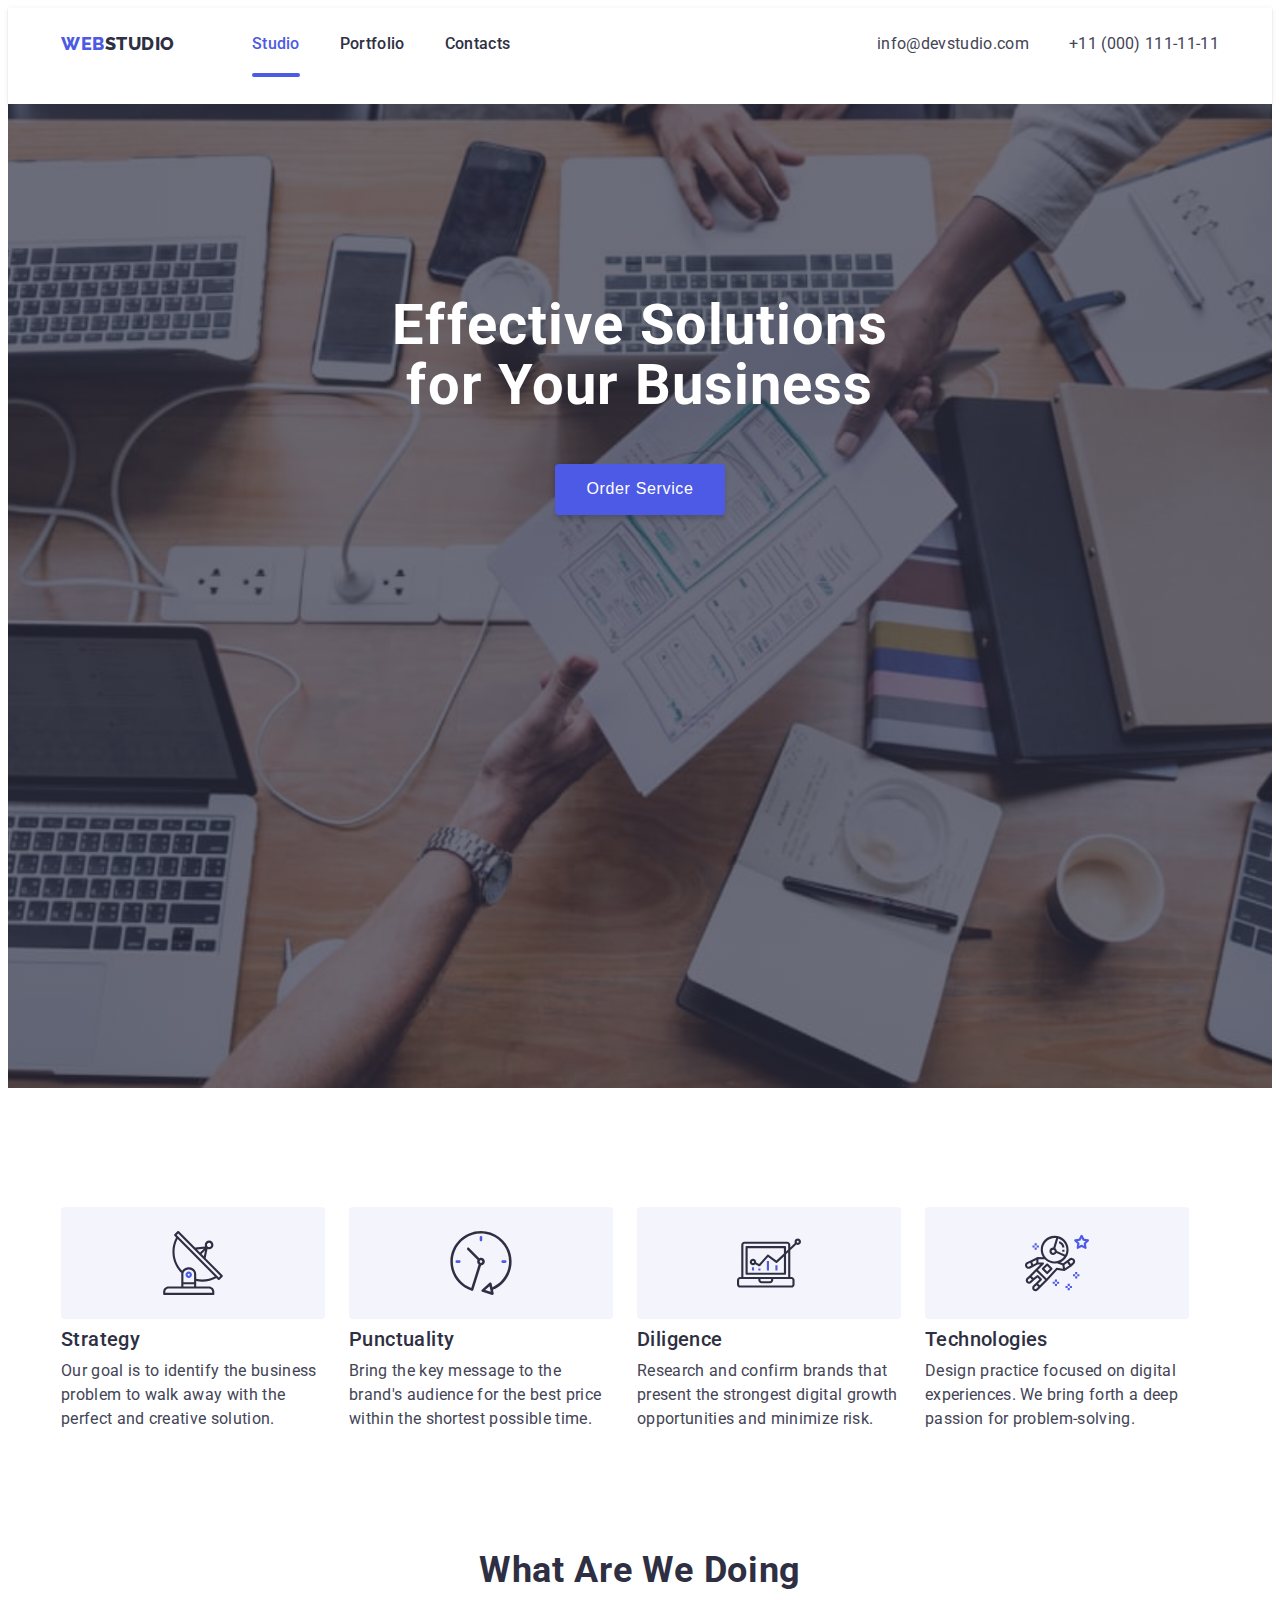
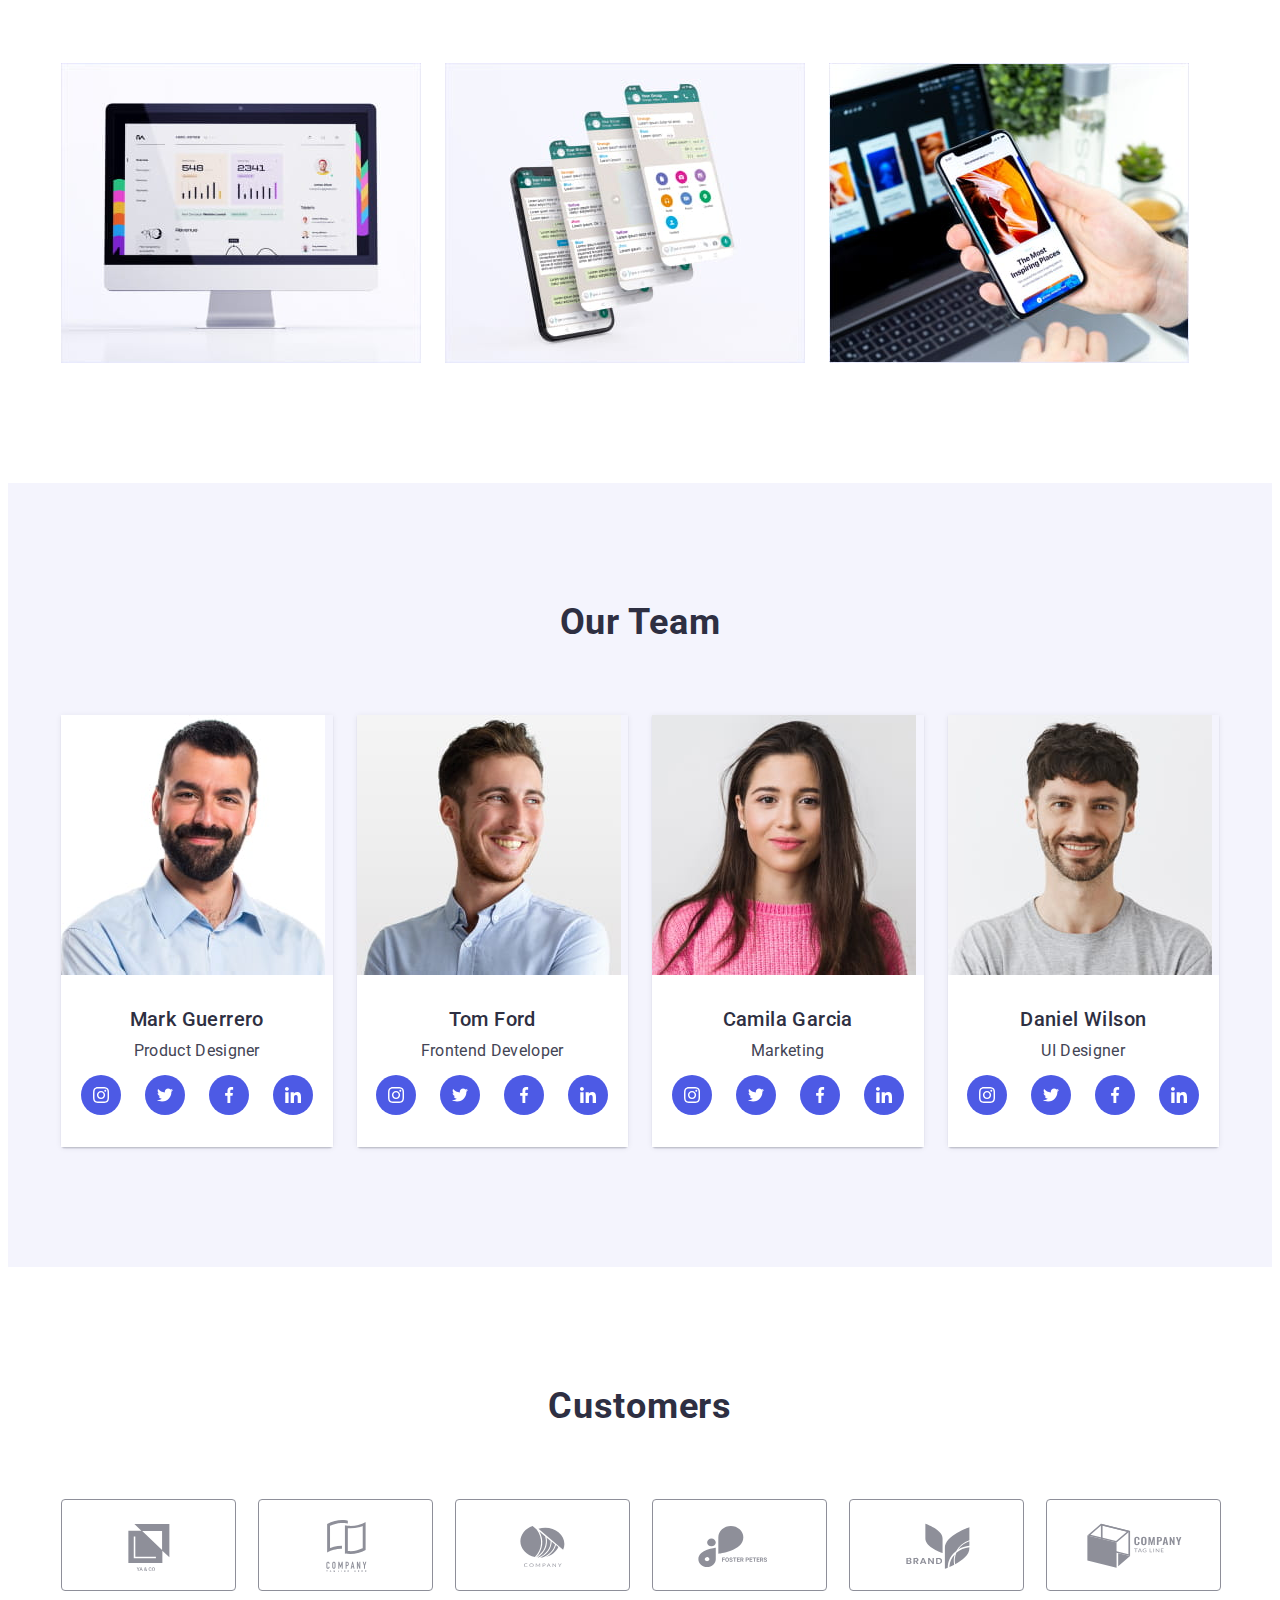
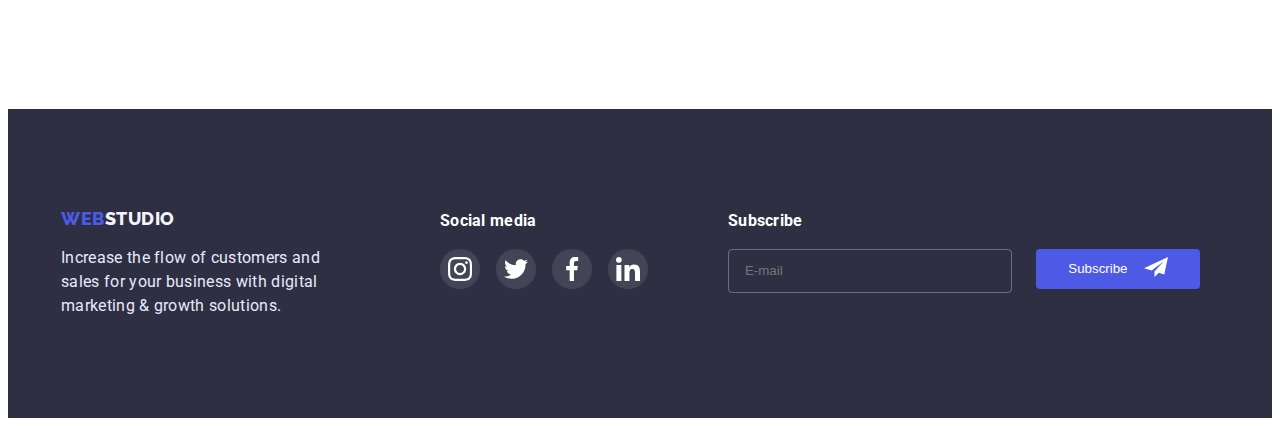
<file: index.html>
<!DOCTYPE html>
<html lang="en">
  <head>
    <meta charset="UTF-8" />
    <meta http-equiv="X-UA-Compatible" content="IE=edge" />
    <meta name="viewport" content="width=device-width, initial-scale=1.0" />
    <title>WebStudio</title>
    <link rel="preconnect" href="https://fonts.googleapis.com" />
    <link rel="preconnect" href="https://fonts.gstatic.com" crossorigin />
    <link
      href="https://fonts.googleapis.com/css2?family=Raleway:wght@800&family=Roboto:wght@400;500;700;900&display=swap"
      rel="stylesheet"
    />
    <link
      rel="stylesheet"
      href="https://cdnjs.cloudflare.com/ajax/libs/modern-normalize/1.1.0/modern-normalize.min.css"
      integrity="sha512-wpPYUAdjBVSE4KJnH1VR1HeZfpl1ub8YT/NKx4PuQ5NmX2tKuGu6U/JRp5y+Y8XG2tV+wKQpNHVUX03MfMFn9Q=="
      crossorigin="anonymous"
      referrerpolicy="no-referrser"
    />
    <link rel="stylesheet" href="./css/style.css" />
  </head>
  <body>
    <header class="top-header">
      <div class="container header-container">
        <nav class="top-navigation">
          <a class="link-logo link" href="./index.html">
            <span class="top-accent">WEB</span>STUDIO
          </a>
          <ul class="top-list list">
            <li class="top-items">
              <a class="top-link link current" href="./index.html"> Studio </a>
            </li>
            <li class="top-items">
              <a class="top-link link" href="./portfolio.html"> Portfolio </a>
            </li>
            <li class="top-items">
              <a class="top-link link" href=""> Contacts</a>
            </li>
          </ul>
        </nav>
        <address class="address">
          <a class="top-mail link" href="mailto:info@devstudio.com">
            info@devstudio.com
          </a>
          <a class="top-phone link" href="tel:+110001111111"
            >+11 (000) 111-11-11</a
          >
        </address>
      </div>
    </header>
    <main>
      <section class="hero">
        <div class="container hero-container">
          <h1 class="hero-title">Effective Solutions for Your Business</h1>
          <button class="hero-btn" data-modal-open type="button">
            Order Service
          </button>
        </div>
      </section>
      <section class="slogan-sec">
        <div class="container">
          <h2 class="slogan">Our principles</h2>
          <ul class="subtitle-slogan list">
            <li class="slogan-item">
              <div class="slogan-item-icon">
                <svg class="slogan-icon" width="64" height="64">
                  <use href="./images/symbol-defs.svg#icon-antenna_str"></use>
                </svg>
              </div>
              <h3 class="title-slogan">Strategy</h3>
              <p class="text-slogan">
                Our goal is to identify the business problem to walk away with
                the perfect and creative solution.
              </p>
            </li>
            <li class="slogan-item">
              <div class="slogan-item-icon">
                <svg class="slogan-icon" width="64" height="64">
                  <use href="./images/symbol-defs.svg#icon-clock_pun"></use>
                </svg>
              </div>
              <h3 class="title-slogan">Punctuality</h3>
              <p class="text-slogan">
                Bring the key message to the brand's audience for the best price
                within the shortest possible time.
              </p>
            </li>
            <li class="slogan-item">
              <div class="slogan-item-icon">
                <svg class="slogan-icon" width="64" height="64">
                  <use href="./images/symbol-defs.svg#icon-diagram_dil"></use>
                </svg>
              </div>
              <h3 class="title-slogan">Diligence</h3>
              <p class="text-slogan">
                Research and confirm brands that present the strongest digital
                growth opportunities and minimize risk.
              </p>
            </li>
            <li class="slogan-item">
              <div class="slogan-item-icon">
                <svg class="slogan-icon" width="64" height="64">
                  <use href="./images/symbol-defs.svg#icon-astronaut_tec"></use>
                </svg>
              </div>
              <h3 class="title-slogan">Technologies</h3>
              <p class="text-slogan">
                Design practice focused on digital experiences. We bring forth a
                deep passion for problem-solving.
              </p>
            </li>
          </ul>
        </div>
      </section>
      <section class="galery">
        <div class="container">
          <h2 class="title-galery">What are we doing</h2>
          <ul class="galery-list list">
            <li class="galery-photo">
              <img
                src="./images/macbook.jpg"
                alt="Macbook"
                width="360"
                height="300"
              />
            </li>
            <li class="galery-photo">
              <img
                src="./images/multipage_iph.jpg"
                alt="Iphone multipage"
                width="360"
                height="300"
              />
            </li>
            <li class="galery-photo">
              <img
                src="./images/iph_in_hd.jpg"
                alt="Iphone in hand"
                width="360"
                height="300"
              />
            </li>
          </ul>
        </div>
      </section>
      <section class="team">
        <div class="container">
          <h2 class="team-subtitle">Our Team</h2>
          <ul class="team-list list">
            <li class="team-item">
              <img
                src="./images/mark.jpg"
                alt="Mark Guerrero"
                width="264"
                height="260"
              />
              <div class="team-content">
                <h3 class="team-name">Mark Guerrero</h3>
                <p class="team-prof">Product Designer</p>
                <ul class="team-soc-list list">
                  <li class="team-soc-item">
                    <a href="" class="team-soc-link link">
                      <svg class="team-soc-icon" width="16" height="16">
                        <use
                          href="./images/symbol-defs.svg#icon-instagram"
                        ></use>
                      </svg>
                    </a>
                  </li>
                  <li class="team-soc-item">
                    <a href="" class="team-soc-link link">
                      <svg class="team-soc-icon" width="16" height="16">
                        <use href="./images/symbol-defs.svg#icon-twitter"></use>
                      </svg>
                    </a>
                  </li>
                  <li class="team-soc-item">
                    <a href="" class="team-soc-link link">
                      <svg class="team-soc-icon" width="16" height="16">
                        <use
                          href="./images/symbol-defs.svg#icon-facebook"
                        ></use>
                      </svg>
                    </a>
                  </li>
                  <li class="team-soc-item">
                    <a href="" class="team-soc-link link">
                      <svg class="team-soc-icon" width="16" height="16">
                        <use
                          href="./images/symbol-defs.svg#icon-linkedin"
                        ></use>
                      </svg>
                    </a>
                  </li>
                </ul>
              </div>
            </li>
            <li class="team-item">
              <img
                src="./images/tom.jpg"
                alt="Tom Ford"
                width="264"
                height="260"
              />
              <div class="team-content">
                <h3 class="team-name">Tom Ford</h3>
                <p class="team-prof">Frontend Developer</p>
                <ul class="team-soc-list list">
                  <li class="team-soc-item">
                    <a href="" class="team-soc-link link">
                      <svg class="team-soc-icon" width="16" height="16">
                        <use
                          href="./images/symbol-defs.svg#icon-instagram"
                        ></use>
                      </svg>
                    </a>
                  </li>
                  <li class="team-soc-item">
                    <a href="" class="team-soc-link link">
                      <svg class="team-soc-icon" width="16" height="16">
                        <use href="./images/symbol-defs.svg#icon-twitter"></use>
                      </svg>
                    </a>
                  </li>
                  <li class="team-soc-item">
                    <a href="" class="team-soc-link link">
                      <svg class="team-soc-icon" width="16" height="16">
                        <use
                          href="./images/symbol-defs.svg#icon-facebook"
                        ></use>
                      </svg>
                    </a>
                  </li>
                  <li class="team-soc-item">
                    <a href="" class="team-soc-link link">
                      <svg class="team-soc-icon" width="16" height="16">
                        <use
                          href="./images/symbol-defs.svg#icon-linkedin"
                        ></use>
                      </svg>
                    </a>
                  </li>
                </ul>
              </div>
            </li>
            <li class="team-item">
              <img
                src="./images/camila.jpg"
                alt="Camila Garcia"
                width="264"
                height="260"
              />
              <div class="team-content">
                <h3 class="team-name">Camila Garcia</h3>
                <p class="team-prof">Marketing</p>
                <ul class="team-soc-list list">
                  <li class="team-soc-item">
                    <a href="" class="team-soc-link link">
                      <svg class="team-soc-icon" width="16" height="16">
                        <use
                          href="./images/symbol-defs.svg#icon-instagram"
                        ></use>
                      </svg>
                    </a>
                  </li>
                  <li class="team-soc-item">
                    <a href="" class="team-soc-link link">
                      <svg class="team-soc-icon" width="16" height="16">
                        <use href="./images/symbol-defs.svg#icon-twitter"></use>
                      </svg>
                    </a>
                  </li>
                  <li class="team-soc-item">
                    <a href="" class="team-soc-link link">
                      <svg class="team-soc-icon" width="16" height="16">
                        <use
                          href="./images/symbol-defs.svg#icon-facebook"
                        ></use>
                      </svg>
                    </a>
                  </li>
                  <li class="team-soc-item">
                    <a href="" class="team-soc-link link">
                      <svg class="team-soc-icon" width="16" height="16">
                        <use
                          href="./images/symbol-defs.svg#icon-linkedin"
                        ></use>
                      </svg>
                    </a>
                  </li>
                </ul>
              </div>
            </li>
            <li class="team-item">
              <img
                src="./images/daniel.jpg"
                alt="Daniel Wilson"
                width="264"
                height="260"
              />
              <div class="team-content">
                <h3 class="team-name">Daniel Wilson</h3>
                <p class="team-prof">UI Designer</p>
                <ul class="team-soc-list list">
                  <li class="team-soc-item">
                    <a href="" class="team-soc-link link">
                      <svg class="team-soc-icon" width="16" height="16">
                        <use
                          href="./images/symbol-defs.svg#icon-instagram"
                        ></use>
                      </svg>
                    </a>
                  </li>
                  <li class="team-soc-item">
                    <a href="" class="team-soc-link link">
                      <svg class="team-soc-icon" width="16" height="16">
                        <use href="./images/symbol-defs.svg#icon-twitter"></use>
                      </svg>
                    </a>
                  </li>
                  <li class="team-soc-item">
                    <a href="" class="team-soc-link link">
                      <svg class="team-soc-icon" width="16" height="16">
                        <use
                          href="./images/symbol-defs.svg#icon-facebook"
                        ></use>
                      </svg>
                    </a>
                  </li>
                  <li class="team-soc-item">
                    <a href="" class="team-soc-link link">
                      <svg class="team-soc-icon" width="16" height="16">
                        <use
                          href="./images/symbol-defs.svg#icon-linkedin"
                        ></use>
                      </svg>
                    </a>
                  </li>
                </ul>
              </div>
            </li>
          </ul>
        </div>
      </section>
      <section class="customers">
        <div class="container">
          <h2 class="customers-subtitle">Customers</h2>
          <ul class="customers-list list">
            <li class="customers-item item">
              <a href="" class="customers-link link"
                ><svg class="customers-icon" width="104" height="56">
                  <use href="./images/symbol-defs.svg#icon-company_one"></use>
                </svg>
              </a>
            </li>
            <li class="customers-item item">
              <a href="" class="customers-link link"
                ><svg class="customers-icon" width="104" height="56">
                  <use href="./images/symbol-defs.svg#icon-company_two"></use>
                </svg>
              </a>
            </li>
            <li class="customers-item item">
              <a href="" class="customers-link link"
                ><svg class="customers-icon" width="104" height="56">
                  <use href="./images/symbol-defs.svg#icon-company_three"></use>
                </svg>
              </a>
            </li>
            <li class="customers-item item">
              <a href="" class="customers-link link"
                ><svg class="customers-icon" width="104" height="56">
                  <use href="./images/symbol-defs.svg#icon-company_four"></use>
                </svg>
              </a>
            </li>
            <li class="customers-item item">
              <a href="" class="customers-link link"
                ><svg class="customers-icon" width="104" height="56">
                  <use href="./images/symbol-defs.svg#icon-company_five"></use>
                </svg>
              </a>
            </li>
            <li class="customers-item item">
              <a href="" class="customers-link link"
                ><svg class="customers-icon" width="104" height="56">
                  <use href="./images/symbol-defs.svg#icon-company_six"></use>
                </svg>
              </a>
            </li>
          </ul>
        </div>
      </section>
    </main>
    <footer class="footer">
      <div class="container footer-item">
        <div class="footer-studio footer-all">
          <a class="footer-logo link" href="./index.html">
            <span class="footer-accent">Web</span>Studio</a
          >
          <p class="text-footer">
            Increase the flow of customers and <br />
            sales for your business with digital <br />
            marketing & growth solutions.
          </p>
        </div>
        <div class="footer-soc-container">
          <h3 class="subtitle-soc">Social media</h3>
          <ul class="footer-soc-list list">
            <li class="footer-soc-item">
              <a href="" class="footer-soc-link link">
                <svg class="footer-soc-icon" width="24" height="24">
                  <use href="./images/symbol-defs.svg#icon-instagram"></use>
                </svg>
              </a>
            </li>
            <li class="footer-soc-item">
              <a href="" class="footer-soc-link link">
                <svg class="footer-soc-icon" width="24" height="24">
                  <use href="./images/symbol-defs.svg#icon-twitter"></use>
                </svg>
              </a>
            </li>
            <li class="footer-soc-item">
              <a href="" class="footer-soc-link link">
                <svg class="footer-soc-icon" width="24" height="24">
                  <use href="./images/symbol-defs.svg#icon-facebook"></use>
                </svg>
              </a>
            </li>
            <li class="footer-soc-item">
              <a href="" class="footer-soc-link link">
                <svg class="footer-soc-icon" width="24" height="24">
                  <use href="./images/symbol-defs.svg#icon-linkedin"></use>
                </svg>
              </a>
            </li>
          </ul>
        </div>
        <div class="subscribe-item">
          <p class="text-subscribe">Subscribe</p>
          <form class="subscribe-form">
            <input
              type="email"
              name=""
              class="subscribe-input"
              placeholder="E-mail"
            />
            <button type="submit" class="subscribe-btn">
              Subscribe
              <span>
                <svg class="subscribe-icon" width="24" height="24">
                  <use href="./images/symbol-defs.svg#icon-subscribe"></use>
                </svg>
              </span>
            </button>
          </form>
        </div>
      </div>
    </footer>
    <div class="backdrop is-hidden" data-modal>
      <div class="modal">
        <button class="modal-close" data-modal-close type="button">
          <svg class="icon-close" width="8" height="8">
            <use href="./images/symbol-defs.svg#icon-close"></use>
          </svg>
        </button>
        <p class="modal-title">Leave your contacts and we will call you back</p>
        <form class="modal-form">
          <div class="modal-field">
            <label for="user-name" class="modal-input-text"
              >Name<span class="red">*</span></label
            >
            <div class="input-wrap">
              <input
                type="text"
                name="user-name"
                class="modal-input"
                title="You name"
                id="user-name"
                placeholder="Vladyslav bla bla bla"
                minlength="3"
                required
              />
              <svg class="modal-input-icon" width="18" height="18">
                <use href="./images/symbol-defs.svg#icon-persona"></use>
              </svg>
            </div>
          </div>
          <div class="modal-field">
            <label for="user-tel" class="modal-input-text"
              >Phone<span class="red">*</span></label
            >
            <div class="input-wrap">
              <input
                type="tel"
                name="user-tel"
                title="You phone"
                id="user-tel"
                class="modal-input"
                placeholder="0980000000 alo aaalo"
                required
              />
              <svg class="modal-input-icon" width="18" height="24">
                <use href="./images/symbol-defs.svg#icon-telephone"></use>
              </svg>
            </div>
          </div>
          <div class="modal-field">
            <label for="user-email" class="modal-input-text">Email</label>
            <div class="input-wrap">
              <input
                type="email"
                name="user-email"
                title="You mail"
                id="user-email"
                class="modal-input"
                placeholder="mail@post.ua hik hik"
              />
              <svg class="modal-input-icon" width="18" height="24">
                <use href="./images/symbol-defs.svg#icon-mail"></use>
              </svg>
            </div>
          </div>
          <div class="modal-field">
            <label for="user-text" class="modal-input-text">Comment</label>
            <textarea
              name="user-tex"
              id="user-tex"
              class="modal-comment"
              placeholder="Text input"
            ></textarea>
          </div>
          <div class="modal-field">
            <input
              type="checkbox"
              name="policy"
              id="policy"
              value="true"
              class="modal-check slogan"
              required
            />
            <label for="policy" class="check-text">
              <span>
                <svg class="check-icon" width="10" height="8">
                  <use href="./images/symbol-defs.svg#icon-check"></use>
                </svg>
              </span>
              I accept the terms and conditions of the
              <a class="check-link link" href="">Privacy Policy</a>
            </label>
          </div>
          <button class="button-submit" type="submit">Send</button>
        </form>
      </div>
    </div>
    <script src="./js/modal.js"></script>
  </body>
</html>
</file>
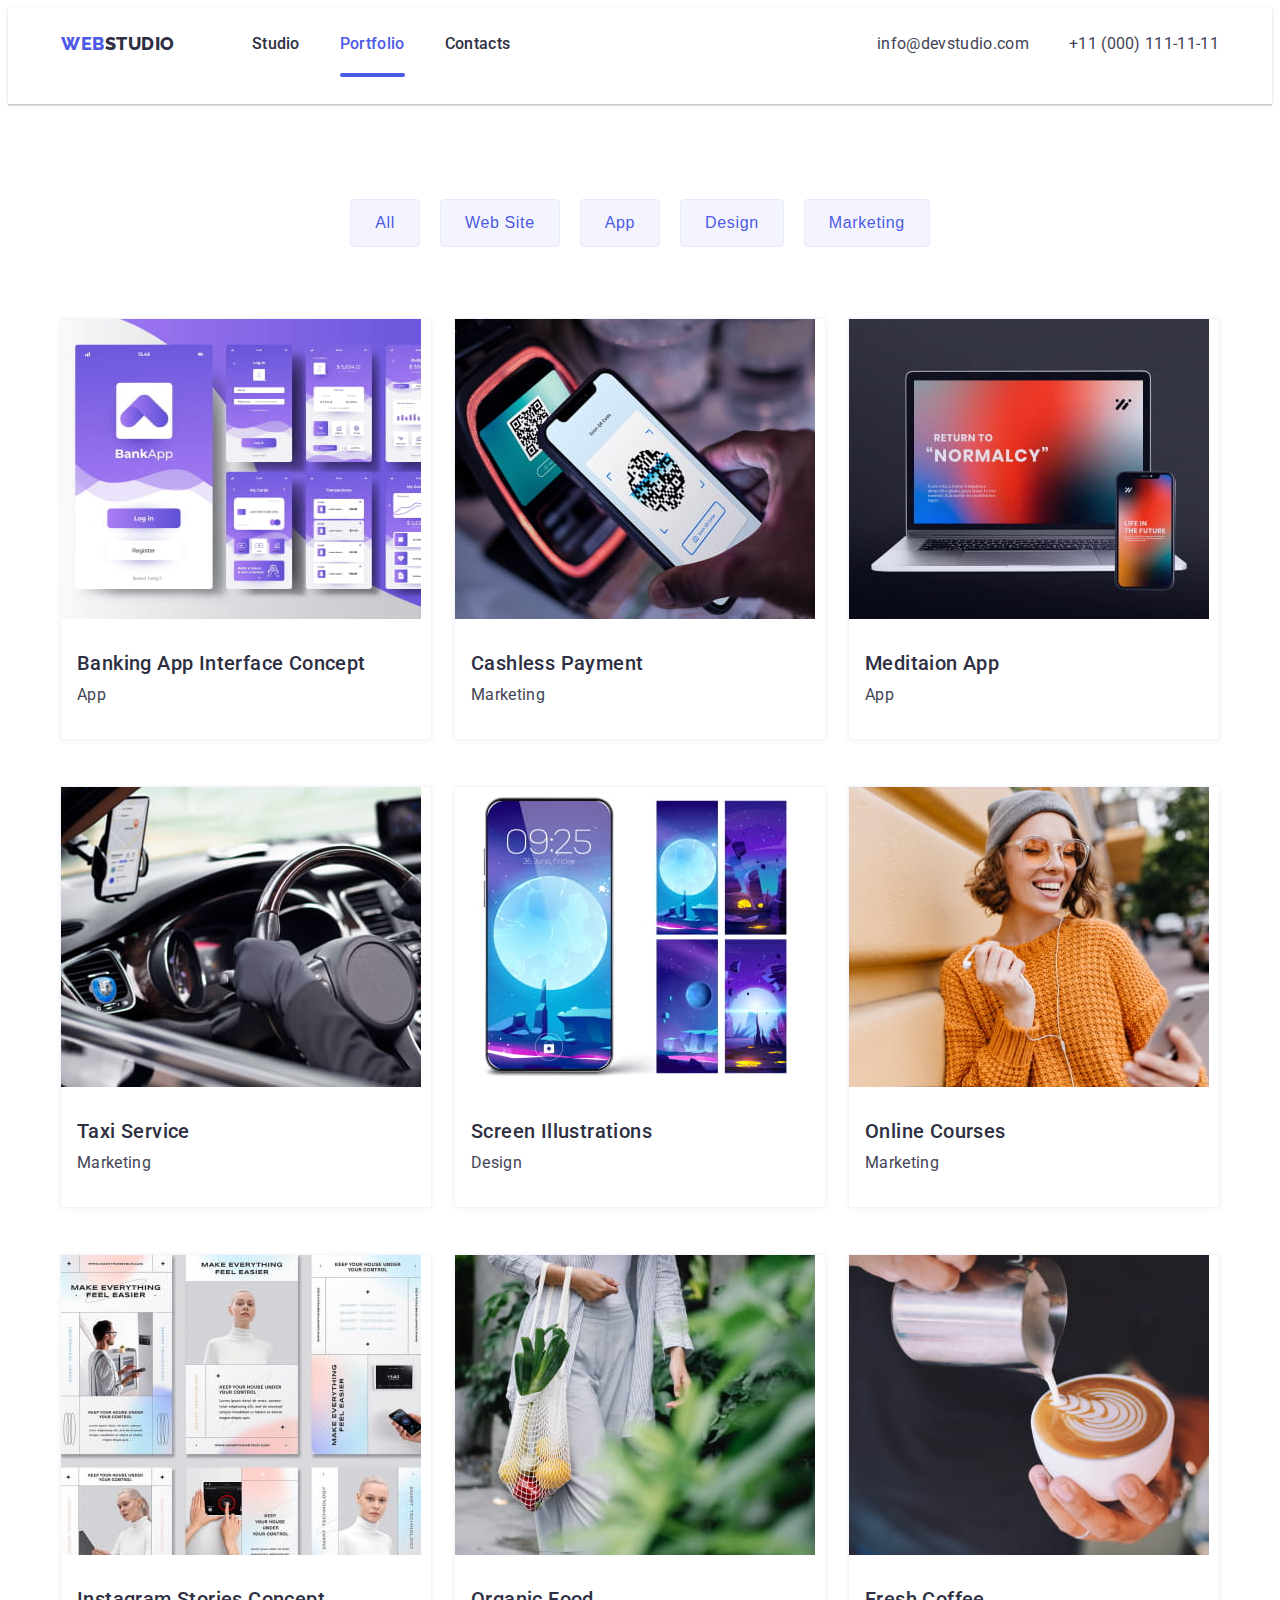
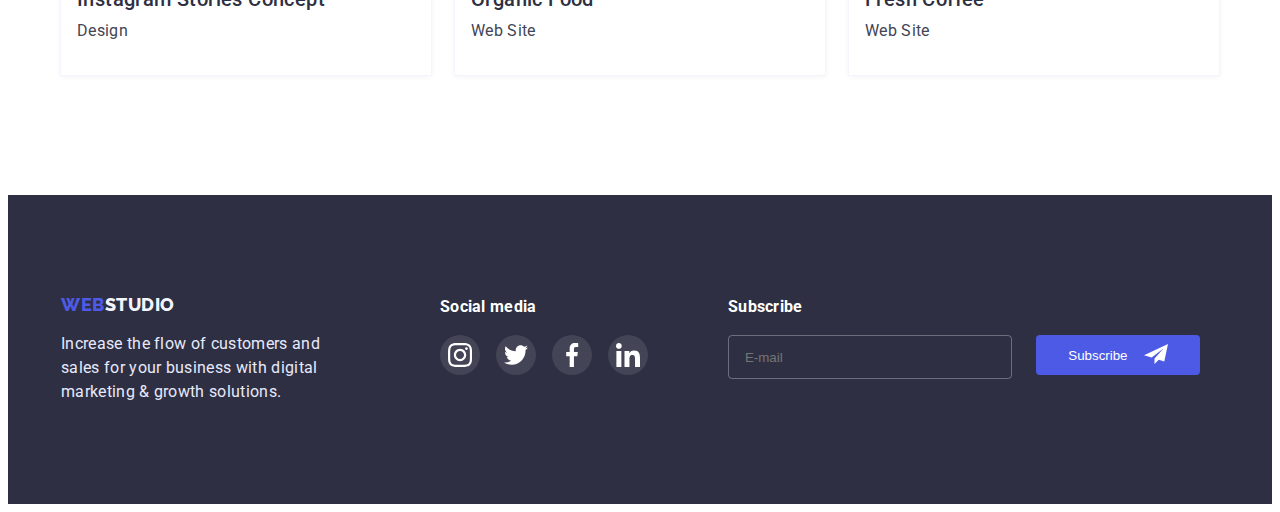
<file: portfolio.html>
<!DOCTYPE html>
<html lang="en">
  <head>
    <meta charset="UTF-8" />
    <meta http-equiv="X-UA-Compatible" content="IE=edge" />
    <meta name="viewport" content="width=device-width, initial-scale=1.0" />
    <title>Portfolio</title>
    <link rel="preconnect" href="https://fonts.googleapis.com" />
    <link rel="preconnect" href="https://fonts.gstatic.com" crossorigin />
    <link
      href="https://fonts.googleapis.com/css2?family=Raleway:wght@800&family=Roboto:wght@400;500;700;900&display=swap"
      rel="stylesheet"
    />
    <link
      rel="stylesheet"
      href="https://cdnjs.cloudflare.com/ajax/libs/modern-normalize/1.1.0/modern-normalize.min.css"
      integrity="sha512-wpPYUAdjBVSE4KJnH1VR1HeZfpl1ub8YT/NKx4PuQ5NmX2tKuGu6U/JRp5y+Y8XG2tV+wKQpNHVUX03MfMFn9Q=="
      crossorigin="anonymous"
      referrerpolicy="no-referrer"
    />
    <link rel="stylesheet" href="./css/style.css" />
  </head>
  <body>
    <header class="top-header">
      <div class="container header-container">
        <nav class="top-navigation">
          <a class="link-logo link" href="./index.html">
            <span class="top-accent">WEB</span>STUDIO
          </a>
          <ul class="top-list list">
            <li class="top-items">
              <a class="top-link link" href="./index.html"> Studio </a>
            </li>
            <li class="top-items">
              <a class="top-link link current" href="./portfolio.html">
                Portfolio
              </a>
            </li>
            <li class="top-items">
              <a class="top-link link" href=""> Contacts</a>
            </li>
          </ul>
        </nav>
        <address class="address">
          <a class="top-mail link" href="mailto:info@devstudio.com">
            info@devstudio.com
          </a>
          <a class="top-phone link" href="tel:+110001111111"
            >+11 (000) 111-11-11</a
          >
        </address>
      </div>
    </header>
    <main>
      <section class="nav-button">
        <div class="container">
          <h2 class="btn-filtr">Filtr</h2>
          <ul class="button-list list">
            <li class="nav-item">
              <button class="button-item" type="button">All</button>
            </li>
            <li class="nav-item">
              <button class="button-item" type="button">Web Site</button>
            </li>
            <li class="nav-item">
              <button class="button-item" type="button">App</button>
            </li>
            <li class="nav-item">
              <button class="button-item" type="button">Design</button>
            </li>
            <li class="nav-item">
              <button class="button-item" type="button">Marketing</button>
            </li>
          </ul>
          <ul class="portfolio-list list">
            <li class="portfolio-item">
              <a class="portfolio-focus link" href="">
                <div class="portfolio-text-box">
                  <img
                    src="./images/app_bank.jpg"
                    alt="App mobile Banking"
                    width="360"
                    height="300"
                  />
                  <p class="portfolio-text">
                    14 Stylish and User-Friendly App Design Concepts · Task
                    Manager App · Calorie Tracker App · Exotic Fruit Ecommerce
                    App · Cloud Storage App
                  </p>
                </div>
                <div class="portfolio-content">
                  <h3 class="subtitle-portfolio">
                    Banking App Interface Concept
                  </h3>
                  <p class="suptitle-portfolio">App</p>
                </div>
              </a>
            </li>
            <li class="portfolio-item">
              <a class="portfolio-focus link" href="">
                <div class="portfolio-text-box">
                  <img
                    src="./images/iph_read.jpg"
                    alt="Paymant Iphone"
                    width="360"
                    height="300"
                  />
                  <p class="portfolio-text">
                    14 Stylish and User-Friendly App Design Concepts · Task
                    Manager App · Calorie Tracker App · Exotic Fruit Ecommerce
                    App · Cloud Storage App
                  </p>
                </div>
                <div class="portfolio-content">
                  <h3 class="subtitle-portfolio">Cashless Payment</h3>
                  <p class="suptitle-portfolio">Marketing</p>
                </div>
              </a>
            </li>
            <li class="portfolio-item">
              <a class="portfolio-focus link" href="">
                <div class="portfolio-text-box">
                  <img
                    src="./images/mac_iph_app.jpg"
                    alt="Macbook and Iphone"
                    width="360"
                    height="300"
                  />
                  <p class="portfolio-text">
                    14 Stylish and User-Friendly App Design Concepts · Task
                    Manager App · Calorie Tracker App · Exotic Fruit Ecommerce
                    App · Cloud Storage App
                  </p>
                </div>
                <div class="portfolio-content">
                  <h3 class="subtitle-portfolio">Meditaion App</h3>
                  <p class="suptitle-portfolio">App</p>
                </div>
              </a>
            </li>
            <li class="portfolio-item">
              <a class="portfolio-focus link" href="">
                <div class="portfolio-text-box">
                  <img
                    src="./images/taxi_service.jpg"
                    alt="Iphone in taxi"
                    width="360"
                    height="300"
                  />
                  <p class="portfolio-text">
                    14 Stylish and User-Friendly App Design Concepts · Task
                    Manager App · Calorie Tracker App · Exotic Fruit Ecommerce
                    App · Cloud Storage App
                  </p>
                </div>
                <div class="portfolio-content">
                  <h3 class="subtitle-portfolio">Taxi Service</h3>
                  <p class="suptitle-portfolio">Marketing</p>
                </div>
              </a>
            </li>
            <li class="portfolio-item">
              <a class="portfolio-focus link" href="">
                <div class="portfolio-text-box">
                  <img
                    src="./images/screen_ill.jpg"
                    alt="Screen walphares"
                    width="360"
                    height="300"
                  />
                  <p class="portfolio-text">
                    14 Stylish and User-Friendly App Design Concepts · Task
                    Manager App · Calorie Tracker App · Exotic Fruit Ecommerce
                    App · Cloud Storage App
                  </p>
                </div>
                <div class="portfolio-content">
                  <h3 class="subtitle-portfolio">Screen Illustrations</h3>
                  <p class="suptitle-portfolio">Design</p>
                </div>
              </a>
            </li>
            <li class="portfolio-item">
              <a class="portfolio-focus link" href="">
                <div class="portfolio-text-box">
                  <img
                    src="./images/online_course.jpg"
                    alt="Girl whatch phone"
                    width="360"
                    height="300"
                  />
                  <p class="portfolio-text">
                    14 Stylish and User-Friendly App Design Concepts · Task
                    Manager App · Calorie Tracker App · Exotic Fruit Ecommerce
                    App · Cloud Storage App
                  </p>
                </div>
                <div class="portfolio-content">
                  <h3 class="subtitle-portfolio">Online Courses</h3>
                  <p class="suptitle-portfolio">Marketing</p>
                </div>
              </a>
            </li>
            <li class="portfolio-item">
              <a class="portfolio-focus link" href="">
                <div class="portfolio-text-box">
                  <img
                    src="./images/inst_storise.jpg"
                    alt="Instagram stories"
                    width="360"
                    height="300"
                  />
                  <p class="portfolio-text">
                    14 Stylish and User-Friendly App Design Concepts · Task
                    Manager App · Calorie Tracker App · Exotic Fruit Ecommerce
                    App · Cloud Storage App
                  </p>
                </div>
                <div class="portfolio-content">
                  <h3 class="subtitle-portfolio">Instagram Stories Concept</h3>
                  <p class="suptitle-portfolio">Design</p>
                </div>
              </a>
            </li>
            <li class="portfolio-item">
              <a class="portfolio-focus link" href="">
                <div class="portfolio-text-box">
                  <img
                    src="./images/org_food.jpg"
                    alt="Fresh food"
                    width="360"
                    height="300"
                  />
                  <p class="portfolio-text">
                    14 Stylish and User-Friendly App Design Concepts · Task
                    Manager App · Calorie Tracker App · Exotic Fruit Ecommerce
                    App · Cloud Storage App
                  </p>
                </div>
                <div class="portfolio-content">
                  <h3 class="subtitle-portfolio">Organic Food</h3>
                  <p class="suptitle-portfolio">Web Site</p>
                </div>
              </a>
            </li>
            <li class="portfolio-item">
              <a class="portfolio-focus link" href="">
                <div class="portfolio-text-box">
                  <img
                    src="./images/coffee_site.jpg"
                    alt="Coffee"
                    width="360"
                    height="300"
                  />
                  <p class="portfolio-text">
                    14 Stylish and User-Friendly App Design Concepts · Task
                    Manager App · Calorie Tracker App · Exotic Fruit Ecommerce
                    App · Cloud Storage App
                  </p>
                </div>
                <div class="portfolio-content">
                  <h3 class="subtitle-portfolio">Fresh Coffee</h3>
                  <p class="suptitle-portfolio">Web Site</p>
                </div>
              </a>
            </li>
          </ul>
        </div>
      </section>
    </main>
    <footer class="footer">
      <div class="container footer-item">
        <div class="footer-studio footer-all">
          <a class="footer-logo link" href="./index.html">
            <span class="footer-accent">Web</span>Studio</a
          >
          <p class="text-footer">
            Increase the flow of customers and <br />
            sales for your business with digital <br />
            marketing & growth solutions.
          </p>
        </div>
        <div class="footer-soc-container">
          <h3 class="subtitle-soc">Social media</h3>
          <ul class="footer-soc-list list">
            <li class="footer-soc-item">
              <a href="" class="footer-soc-link link">
                <svg class="footer-soc-icon" width="24" height="24">
                  <use href="./images/symbol-defs.svg#icon-instagram"></use>
                </svg>
              </a>
            </li>
            <li class="footer-soc-item">
              <a href="" class="footer-soc-link link">
                <svg class="footer-soc-icon" width="24" height="24">
                  <use href="./images/symbol-defs.svg#icon-twitter"></use>
                </svg>
              </a>
            </li>
            <li class="footer-soc-item">
              <a href="" class="footer-soc-link link">
                <svg class="footer-soc-icon" width="24" height="24">
                  <use href="./images/symbol-defs.svg#icon-facebook"></use>
                </svg>
              </a>
            </li>
            <li class="footer-soc-item">
              <a href="" class="footer-soc-link link">
                <svg class="footer-soc-icon" width="24" height="24">
                  <use href="./images/symbol-defs.svg#icon-linkedin"></use>
                </svg>
              </a>
            </li>
          </ul>
        </div>
        <div class="subscribe-item">
          <p class="text-subscribe">Subscribe</p>
          <form class="subscribe-form">
            <input
              type="email"
              name=""
              class="subscribe-input"
              placeholder="E-mail"
            />
            <button type="submit" class="subscribe-btn">
              Subscribe
              <span>
                <svg class="subscribe-icon" width="24" height="24">
                  <use href="./images/symbol-defs.svg#icon-subscribe"></use>
                </svg>
              </span>
            </button>
          </form>
        </div>
      </div>
    </foote24
  </body>
</html>
</file>
<file: css/style.css>
:root {
  --desk-color: #2e2f42;
  --text-color: #434455;
  --button-color: #4d5ae5;
  --gra-hero: linear-gradient(rgba(46, 47, 66, 0.7), rgba(46, 47, 66, 0.7));
}
h1,
h2,
h3,
h4,
h5,
h6,
p {
  margin: 0px;
}
ul {
  margin: 0;
  padding-left: 0;
}
body {
  font-family: 'roboto', sans-serif;
  color: var(--text-color);
}
.list {
  list-style: none;
}
.link {
  text-decoration: none;
}
.container {
  width: 1158px;
  padding-left: 15px;
  padding-right: 15px;
  margin-left: auto;
  margin-right: auto;
}
img {
  display: block;
}
/* -------------------------HEADER---------------------- */
.top-header {
  height: 72px;
  box-shadow: 0px 2px 1px rgba(46, 47, 66, 0.08), 0px 1px 1px #2e2f4229,
    0px 1px 6px rgba(46, 47, 66, 0.08);
  padding-top: 24px;
}

.top-navigation {
  display: flex;
}

.header-container {
  display: flex;
}

.link-logo {
  font-family: 'Raleway';
  font-weight: 800;
  font-size: 18px;
  line-height: 1.33;
  letter-spacing: 0.03em;
  text-transform: uppercase;
  color: var(--desk-color);
  margin-right: 77px;
}

.top-accent {
  color: var(--button-color);
}

.top-list {
  display: flex;
  gap: 40px;
}

.top-link {
  font-weight: 500;
  font-size: 16px;
  line-height: 1.5;
  letter-spacing: 0.02em;
  color: var(--desk-color);
  transition: color 250ms linear;
}

.top-link:hover,
.top-link:focus {
  color: var(--button-color);
}

.top-mail {
  font-size: 16px;
  line-height: 1.5;
  letter-spacing: 0.02em;
  color: var(--text-color);
  transition: color 250ms linear;
}

.top-phone {
  font-size: 16px;
  line-height: 1.5;
  letter-spacing: 0.02em;
  color: var(--text-color);
  transition: color 250ms linear;
}

.address {
  font-style: normal;
  display: flex;
  margin-left: auto;
  gap: 40px;
}

.top-phone:is(:hover, :focus),
.top-mail:is(:hover, :focus) {
  color: var(--button-color);
}

.current {
  color: var(--button-color);
  position: relative;
}

.current::after {
  content: '';
  position: absolute;
  left: 0;
  bottom: -24px;
  width: 100%;
  height: 4px;
  border-radius: 2px;
  background-color: var(--button-color);
}

/* ------------HERO--------------------- */

.hero-title {
  max-width: 500px;
  font-weight: 700;
  font-size: 56px;
  line-height: 1.07;
  letter-spacing: 0.02em;
  color: #ffffff;
  margin: 0 auto;
}

.hero {
  max-width: 1440px;
  height: 600px;
  background-image: var(--gra-hero), url(../images/people_office.jpg);
  background-position: center;
  background-size: cover;
  background-repeat: no-repeat;
  margin-left: auto;
  margin-right: auto;
  text-align: center;
  padding-top: 192px;
  padding-bottom: 192px;
}

.hero-btn {
  min-width: 170px;
  height: 51px;
  font-weight: 500;
  font-size: 16px;
  line-height: 1.18;
  letter-spacing: 0.04em;
  color: #ffffff;
  cursor: pointer;
  background: var(--button-color);
  box-shadow: 0px 4px 4px rgba(0, 0, 0, 0.15);
  border-radius: 4px;
  border: 0;
  margin-top: 48px;
  transition: color 250ms linear, background-color 250ms linear;
}
.hero-btn:hover,
.hero-btn:focus {
  color: var(--button-color);
  background-color: #ffffff;
}

/* -----------------SLOGAN------------------------- */
.slogan-sec {
  padding-bottom: 120px;
  padding-top: 120px;
}

.slogan {
  width: 1px;
  height: 1px;
  margin: -1px;
  border: 0;
  padding: 0;
  white-space: nowrap;
  clip-path: inset(100%);
  clip: rect(0 0 0 0);
  overflow: hidden;
}

.slogan-item {
  width: 264px;
  min-height: 104px;
}

.title-slogan {
  font-family: inherit;
  font-weight: 500;
  font-size: 20px;
  line-height: 1.2;
  letter-spacing: 0.02em;
  color: var(--desk-color);
  padding-bottom: 8px;
}

.subtitle-slogan {
  display: flex;
  gap: 24px;
}
.text-slogan {
  font-weight: 400;
  font-size: 16px;
  line-height: 1.5;
  letter-spacing: 0.02em;
  color: var(--text-color);
}

.slogan-item-icon {
  width: 264px;
  height: 112px;
  margin-bottom: 8px;
  border-radius: 4px;
  background-color: #f4f4fd;
  display: flex;
  justify-content: center;
  align-items: center;
}

/* -----------------GALERY-------------- */

.galery {
  padding-bottom: 120px;
}
.title-galery {
  font-family: inherit;
  font-weight: 700;
  font-size: 36px;
  line-height: 1.11;
  text-align: center;
  letter-spacing: 0.02em;
  text-transform: capitalize;
  color: var(--desk-color);
  margin-bottom: 72px;
}
.galery-list {
  display: flex;
  gap: 24px;
}

/* ------------TEAM------------------- */
.team {
  background-color: #f4f4fd;
  padding-top: 120px;
  padding-bottom: 120px;
}

.team-content {
  padding-top: 32px;
  padding-bottom: 32px;
  background-color: #ffffff;
}

.team-subtitle {
  font-weight: 700;
  font-size: 36px;
  line-height: 1.11;
  text-align: center;
  letter-spacing: 0.02em;
  text-transform: capitalize;
  color: var(--desk-color);
  margin-bottom: 72px;
}
.team-list {
  display: flex;
  gap: 24px;
}

.team-item {
  box-shadow: 0px 1px 6px rgba(46, 47, 66, 0.08),
    0px 1px 1px rgba(46, 47, 66, 0.16), 0px 2px 1px rgba(46, 47, 66, 0.08);
  border-radius: 0px 0px 4px 4px;
  width: calc((100% - 72px) / 4);
}
.team-name {
  font-family: inherit;
  font-weight: 500;
  font-size: 20px;
  line-height: 1.2;
  text-align: center;
  letter-spacing: 0.02em;
  color: var(--desk-color);
  padding-bottom: 8px;
}
.team-prof {
  font-size: 16px;
  line-height: 1.5;
  text-align: center;
  letter-spacing: 0.02em;
  color: var(--text-color);
  margin-bottom: 12px;
}

.team-soc-list {
  display: flex;
  justify-content: center;
  gap: 24px;
}

.team-soc-item {
  width: 40px;
  height: 40px;
}

.team-soc-link {
  width: 100%;
  height: 100%;
  background-color: var(--button-color);
  display: flex;
  align-items: center;
  justify-content: center;
  border-radius: 50%;
  transition: background-color 250ms linear;
}

.team-soc-icon {
  fill: #ffffff;
}

.team-soc-link:is(:hover, :focus) {
  background-color: #404bbf;
}

/* ----------Customers---------- */

.customers {
  padding-top: 120px;
  padding-bottom: 120px;
}

.customers-subtitle {
  font-weight: 700;
  font-size: 36px;
  line-height: 1.11;
  text-align: center;
  letter-spacing: 0.02em;
  text-transform: capitalize;
  color: var(--desk-color);
  margin-bottom: 72px;
}
.customers-list {
  display: flex;
  gap: 24px;
}

.customers-item {
  width: calc((100% - 120px) / 6);
  height: 90px;
}

.customers-link {
  width: 100%;
  height: 100%;
  border: 1px solid #8e8f99;
  display: flex;
  align-items: center;
  justify-content: center;
  border-radius: 4px;
  transition: border 250ms linear;
}

.customers-icon {
  fill: #8e8f99;
  transition: fill 250ms linear;
}

.customers-link:is(:hover, :focus) .customers-icon {
  fill: var(--button-color);
}

.customers-link:hover {
  border: 1px solid var(--button-color);
}

/* -----------FOOTER----------------- */

.footer {
  background-color: var(--desk-color);
  padding-top: 100px;
  padding-bottom: 100px;
}

.footer-logo {
  font-family: 'Raleway';
  font-weight: 800;
  font-size: 18px;
  line-height: 1.16;
  display: flex;
  align-items: center;
  letter-spacing: 0.03em;
  text-transform: uppercase;
  color: #f4f4fd;
  padding-bottom: 16px;
}

.footer-accent {
  color: var(--button-color);
}

.text-footer {
  font-size: 16px;
  line-height: 1.5;
  letter-spacing: 0.02em;
  color: #e7e9fc;
}

.footer-item {
  display: flex;
}

.footer-all {
  margin-right: 120px;
}

.subtitle-soc {
  font-weight: 700;
  font-size: 16px;
  line-height: 1.5;
  vertical-align: Top;
  letter-spacing: 0.02em;
  color: #ffffff;
  margin-bottom: 16px;
}

.footer-soc-list {
  display: flex;
  justify-content: center;
  gap: 16px;
}

.footer-soc-item {
  width: 40px;
  height: 40px;
}
.footer-soc-link {
  width: 100%;
  height: 100%;
  background-color: rgba(255, 255, 255, 0.1);
  display: flex;
  align-items: center;
  justify-content: center;
  border-radius: 50%;
  transition: background-color 250ms linear;
}
.footer-soc-icon {
  fill: #ffffff;
}

.footer-soc-link:is(:hover, :focus) {
  background-color: #31d0aa;
}

.subscribe-item {
  margin-left: 80px;
}

.text-subscribe {
  font-weight: 700;
  font-size: 16px;
  line-height: 1.5;
  letter-spacing: 0.02em;
  color: #ffffff;
  margin-bottom: 16px;
}

.subscribe-form {
  display: flex;
}

.subscribe-btn {
  display: flex;
  justify-content: center;
  align-items: center;
  border: 0;
  width: 164px;
  height: 40px;
  margin-left: 24px;
  background-color: var(--button-color);
  border-radius: 4px;
  color: #ffffff;
  cursor: pointer;
}

.subscribe-icon {
  margin-left: 16px;
  fill: #ffffff;
}

.subscribe-input {
  width: 264px;
  height: 40px;
  color: rgba(255, 255, 255, 0.6);
  background-color: transparent;
  border: 1px solid rgba(255, 255, 255, 0.3);
  border-radius: 4px;
  margin-right: 24px;
  margin: auto;
  padding-left: 16px;
}

/* .subscribe-input::placeholder{
  padding-left: 16px;
} */

.subscribe-input:focus {
  color: #ffffff;
}

/* ---------------PORTFOLIO---------------- */

.nav-button {
  padding-top: 96px;
  padding-bottom: 100px;
}
.btn-filtr {
  width: 1px;
  height: 1px;
  margin: -1px;
  border: 0;
  padding: 0;
  white-space: nowrap;
  clip-path: inset(100%);
  clip: rect(0 0 0 0);
  overflow: hidden;
}

.portfolio-content {
  padding-top: 32px;
  padding-bottom: 32px;
  padding-left: 16px;
}

.button-list {
  display: flex;
  justify-content: center;
  gap: 20px;
  margin-bottom: 72px;
}

.button-item {
  height: 48px;
  min-width: 69px;
  font-weight: 500;
  font-size: 16px;
  line-height: 1.5;
  align-items: center;
  text-align: center;
  letter-spacing: 0.04em;
  color: var(--button-color);
  background-color: #f4f4fd;
  border: 1px solid #e7e9fc;
  cursor: pointer;
  border-radius: 4px;
  padding-left: 24px;
  padding-right: 24px;
  transition: color 250ms linear, background-color 250ms linear,
    box-shadow 250ms linear;
}
.button-item:hover,
.button-item:focus {
  color: #ffffff;
  background-color: var(--button-color);
  box-shadow: 0px 3px 1px rgba(0, 0, 0, 0.1), 0px 2px 1px rgba(0, 0, 0, 0.08),
    0px 2px 2px rgba(0, 0, 0, 0.12);
}

.portfolio-list {
  display: flex;
  flex-wrap: wrap;
  column-gap: 24px;
  row-gap: 48px;
  padding-bottom: 20px;
}

.portfolio-item {
  outline: 0.5px solid #f4f4fd;
  width: calc((100% - 48px) / 3);
  box-shadow: 0px 1px 6px rgba(46, 47, 66, 0.08);
}
.subtitle-portfolio {
  font-weight: 500;
  font-size: 20px;
  line-height: 1.2;
  letter-spacing: 0.02em;
  color: var(--desk-color);
  padding-bottom: 8px;
}
.suptitle-portfolio {
  font-size: 16px;
  line-height: 1.5;
  letter-spacing: 0.02em;
  color: var(--text-color);
}

.portfolio-focus {
  display: inline-block;
  text-decoration: none;
  transition: box-shadow 250ms linear;
}

.portfolio-focus:is(:hover, :focus) {
  cursor: pointer;
  box-shadow: 0px 1px 6px rgba(46, 47, 66, 0.08),
    0px 1px 1px rgba(46, 47, 66, 0.16), 0px 2px 1px rgba(46, 47, 66, 0.08);
}

.portfolio-text {
  position: absolute;
  top: 0;
  font-weight: 400;
  font-size: 16px;
  line-height: 1.5;
  letter-spacing: 0.02em;
  color: #f4f4fd;
  background-color: var(--button-color);
  padding-top: 40px;
  padding-left: 32px;
  padding-right: 32px;
  height: 100%;
  transform: translateY(100%);
  transition: transform 250ms linear;
  overflow: auto;
}

.portfolio-text-box {
  position: relative;
  overflow: hidden;
}

.portfolio-focus:is(:hover, :focus) .portfolio-text {
  transform: translateY(0);
}

/* ------------MODAL window------------------- */

.backdrop {
  position: fixed;
  top: 0;
  width: 100%;
  height: 100%;
  background-color: rgba(46, 47, 66, 0.4);
  transition: opacity 200ms linear, visibility 200ms linear;
}

.is-hidden {
  opacity: 0;
  visibility: hidden;
  pointer-events: none;
}

.backdrop.is-hidden .modal {
  transform: translate(-50%, 50%) scaleY(0);
}

.modal {
  position: absolute;
  top: 50%;
  left: 50%;
  transform: translate(-50%, -50%) scaleY(1);
  width: 408px;
  min-height: 576px;
  background-color: #fcfcfc;
  box-shadow: 0px 1px 1px rgba(0, 0, 0, 0.14), 0px 1px 3px rgba(0, 0, 0, 0.12),
    0px 2px 1px rgba(0, 0, 0, 0.2);
  border-radius: 4px;
  padding: 24px;
  transition: transform 250ms linear;
}

.modal-close {
  width: 24px;
  height: 24px;
  border-radius: 50%;
  display: flex;
  justify-content: center;
  align-items: center;
  margin-left: auto;
  cursor: pointer;
  margin-bottom: 24px;
  border: 1px solid rgba(0, 0, 0, 0.1);
  background-color: #e7e9fc;
}

.modal-close:is(:hover, :focus) {
  box-shadow: 0px 1px 6px rgba(46, 47, 66, 0.08),
    0px 1px 1px rgba(46, 47, 66, 0.16), 0px 2px 1px rgba(46, 47, 66, 0.08);
    border: 0;
}

.modal-title {
  font-weight: 700;
  font-size: 16px;
  line-height: 1.5;
  text-align: center;
  letter-spacing: 0.02em;
  color: var(--desk-color);
  margin-bottom: 16px;
}

.modal-input {
  font-size: 12px;
  width: 100%;
  height: 40px;
  border: 1px solid rgba(33, 33, 33, 0.2);
  outline: transparent;
  border-radius: 4px;
  padding-left: 36px;
}

.modal-input:focus,
.modal-comment:focus {
  border-color: var(--button-color);
}

.modal-input:focus + .modal-input-icon {
  fill: var(--button-color);
}

.modal-input::placeholder {
  font-size: 12px;
}

.modal-input:not(:focus):not(:placeholder-shown):valid {
  background-color: rgba(49, 208, 171, 0.318);
}

.modal-input:not(:focus):not(:placeholder-shown):invalid {
  background-color: rgba(197, 6, 6, 0.307);
}

.modal-input-text {
  font-weight: 400;
  font-size: 12px;
  line-height: 1.16;
  letter-spacing: 0.01em;
  color: #8e8f99;
  display: block;
  margin-bottom: 4px;
}

.red {
  color: red;
}

.modal-input-icon {
  position: absolute;
  left: 16px;
  top: 50%;
  transform: translateY(-50%);
}

.modal-field {
  margin-bottom: 8px;
}

.input-wrap {
  position: relative;
}

.modal-comment {
  width: 100%;
  height: 120px;
  border: 1px solid rgba(33, 33, 33, 0.2);
  outline: transparent;
  border-radius: 4px;
  font-size: 12px;
  padding: 10px;
  resize: none;
}

.button-submit {
  display: block;
  margin: 0 auto;
  width: 170px;
  height: 51px;
  font-weight: 500;
  font-size: 16px;
  line-height: 1.18;
  letter-spacing: 0.04em;
  color: #ffffff;
  cursor: pointer;
  background-color: var(--button-color);
  border-radius: 4px;
  border: 0;
  margin-top: 48px;
  transition: color 250ms linear, background-color 250ms linear;
}

.button-submit:is(:hover, :focus) {
  background-color: #404bbf;
  color: #ffffff;
  box-shadow: 0px 1px 6px rgba(46, 47, 66, 0.08),
    0px 1px 1px rgba(46, 47, 66, 0.16), 0px 2px 1px rgba(46, 47, 66, 0.08);
}

.check-text {
  display: flex;
  font-weight: 400;
  font-size: 12px;
  line-height: 1.33;
  letter-spacing: 0.04em;
  color: #757575;
}
.check-link {
  color: #4d5ae5;
  margin-left: 1.33%;
}

.check-text span {
  display: flex;
  align-items: center;
  justify-content: center;
  width: 16px;
  height: 16px;
  border: 1.25px solid #2e2f42;
  border-radius: 2px;
  margin-right: 8px;
  fill: transparent;
  transition: background-color 300ms linear;
}

.modal-check:checked + .check-text span {
  background-color: var(--button-color);
  border: none;
  fill: #f4f4fd;
}
</file>
